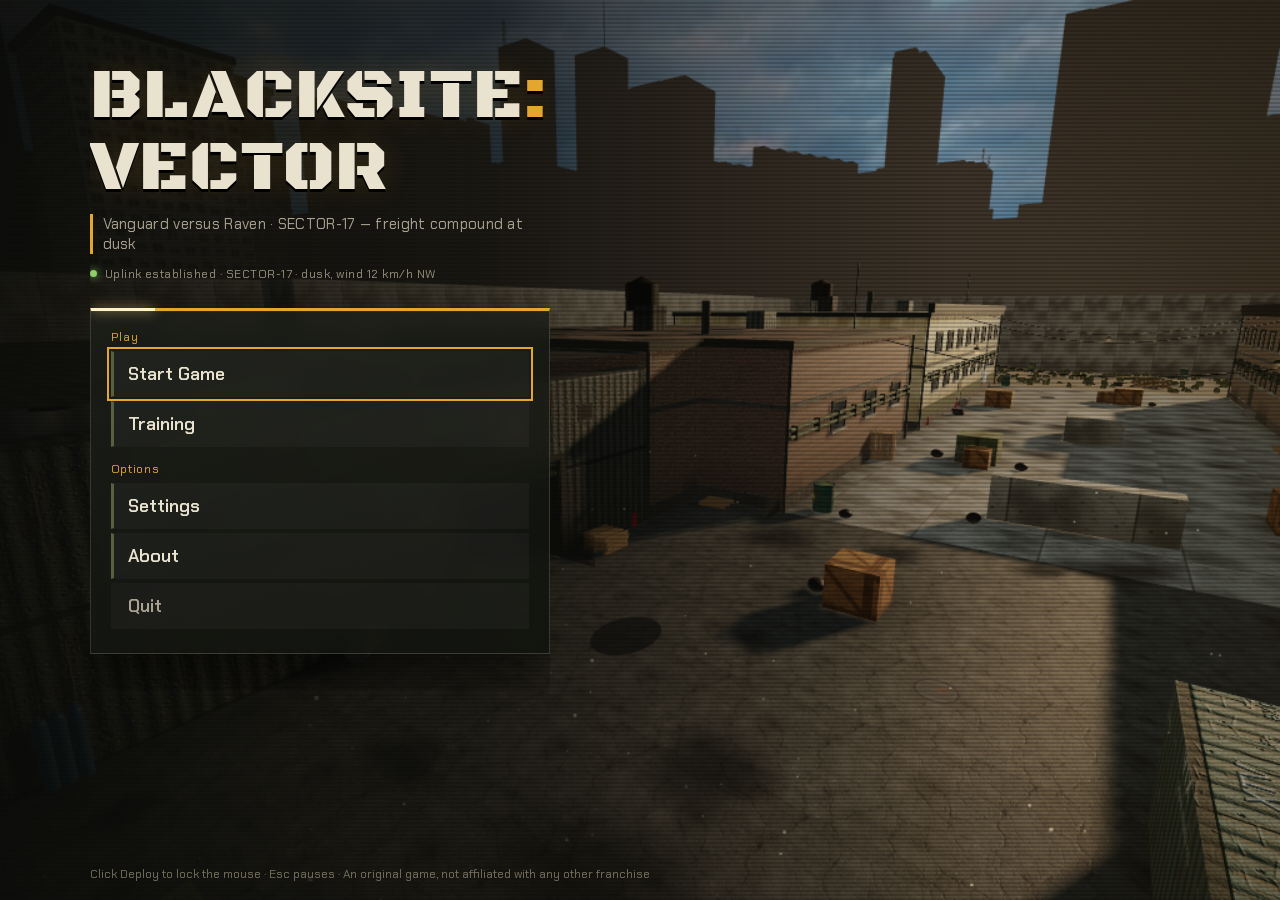
<file: index.html>
<!DOCTYPE html>
<html lang="en">
<head>
<meta charset="utf-8">
<meta name="viewport" content="width=device-width, initial-scale=1">
<title>BLACKSITE: VECTOR</title>
<meta name="description" content="BLACKSITE: VECTOR — an original retro tactical FPS that runs in the browser. Vanguard vs Raven on SECTOR-17.">
<link rel="icon" href="assets/favicon.svg" type="image/svg+xml">
<link rel="preconnect" href="https://fonts.googleapis.com">
<link rel="preconnect" href="https://fonts.gstatic.com" crossorigin>
<link href="https://fonts.googleapis.com/css2?family=Black+Ops+One&family=Chakra+Petch:wght@400;600;700&display=swap" rel="stylesheet">
<link rel="stylesheet" href="css/style.css">
</head>
<body>
<canvas id="view"></canvas>
<div id="vignette"></div>

<!-- ============================ HUD ============================ -->
<div id="hud" class="hidden">
  <div id="flash-dmg"></div><div id="flash-white"></div>
  <div id="scope"><div class="scope-lens"></div><svg class="reticle ret-sniper" viewBox="-100 -100 200 200"><g stroke="#050505" stroke-width="0.6" fill="none"><line x1="-100" y1="0" x2="-6" y2="0"/><line x1="6" y1="0" x2="100" y2="0"/><line x1="0" y1="-100" x2="0" y2="-6"/><line x1="0" y1="6" x2="0" y2="100"/><line x1="-100" y1="0" x2="-55" y2="0" stroke-width="2.6"/><line x1="55" y1="0" x2="100" y2="0" stroke-width="2.6"/><line x1="0" y1="55" x2="0" y2="100" stroke-width="2.6"/></g><g fill="#050505"><circle cx="-12" cy="0" r="0.9"/><circle cx="-24" cy="0" r="0.9"/><circle cx="-36" cy="0" r="0.9"/><circle cx="12" cy="0" r="0.9"/><circle cx="24" cy="0" r="0.9"/><circle cx="36" cy="0" r="0.9"/><circle cx="0" cy="12" r="0.9"/><circle cx="0" cy="24" r="0.9"/><circle cx="0" cy="36" r="0.9"/><circle cx="0" cy="-12" r="0.9"/><circle cx="0" cy="-24" r="0.9"/></g><circle cx="0" cy="0" r="0.7" fill="#d23a1c"/></svg><svg class="reticle ret-dmr" viewBox="-100 -100 200 200"><g stroke="#070707" stroke-width="0.8" fill="none"><path d="M-7 6 L0 0 L7 6"/><line x1="0" y1="8" x2="0" y2="100"/><line x1="-100" y1="0" x2="-14" y2="0"/><line x1="14" y1="0" x2="100" y2="0"/><line x1="-4" y1="16" x2="4" y2="16"/><line x1="-3" y1="26" x2="3" y2="26"/><line x1="-2" y1="36" x2="2" y2="36"/></g><circle cx="0" cy="0" r="38" stroke="rgba(0,0,0,0.35)" stroke-width="0.6" fill="none"/></svg></div>
  <div id="crosshair"><i class="ch-t"></i><i class="ch-b"></i><i class="ch-l"></i><i class="ch-r"></i><i class="ch-dot"></i></div>
  <div id="hitmarker"><i></i><i></i><i></i><i></i></div>
  <div id="dmg-ind"></div>

  <div id="hud-top">
    <div class="tm tm-l"><span class="tm-name" id="tm-l-name">VANGUARD</span><span class="tm-score" id="tm-l-score">0</span><div class="pips" id="pips-l"></div></div>
    <div class="tm-mid"><div id="hud-timer">1:55</div><div id="hud-round">ROUND 1</div></div>
    <div class="tm tm-r"><span class="tm-score" id="tm-r-score">0</span><span class="tm-name" id="tm-r-name">RAVEN</span><div class="pips" id="pips-r"></div></div>
  </div>
  <div id="hud-obj"></div>
  <canvas id="radar" width="176" height="176"></canvas>
  <div id="radar-zone"></div>
  <div id="killfeed"></div>
  <div id="hud-center"><div id="center-big"></div><div id="center-sub"></div></div>
  <div id="hud-notice"></div>
  <div id="hud-progress" class="hidden"><div id="progress-label">ARMING</div><div class="bar"><div id="progress-fill"></div></div></div>

  <div id="hud-bl">
    <div id="hud-money">$800</div>
    <div class="vital"><span class="ico ico-hp"></span><span id="hud-hp">100</span><div class="vbar"><div id="hp-fill"></div></div></div>
    <div class="vital"><span class="ico ico-ar"></span><span id="hud-ar">0</span><div class="vbar"><div id="ar-fill"></div></div></div>
  </div>
  <div id="hud-br">
    <div id="hud-slots"></div>
    <div id="hud-wname">Viper-9</div>
    <div id="hud-ammo"><span id="ammo-mag">15</span><span id="ammo-res">/ 60</span></div>
  </div>
  <div id="kit-icon" class="hidden" title="Defuse kit">KIT</div>
  <div id="charge-icon" class="hidden">
    <svg viewBox="0 0 64 40" width="64" height="40" aria-hidden="true">
      <rect x="3" y="9" width="50" height="26" rx="3" fill="#b9a36f" stroke="#1d1f19" stroke-width="2"/>
      <rect x="3" y="15" width="50" height="5" fill="#59513a"/><rect x="3" y="25" width="50" height="5" fill="#59513a"/>
      <rect x="15" y="4" width="26" height="13" rx="2" fill="#141512" stroke="#1d1f19" stroke-width="2"/>
      <text x="28" y="14" text-anchor="middle" font-family="monospace" font-size="8" font-weight="700" fill="#d33">0:40</text>
      <path d="M53 14 C60 14 60 22 56 24 M53 22 C61 24 61 31 55 32" stroke="#c22" stroke-width="2" fill="none"/>
      <path d="M53 18 C58 18 58 27 54 28" stroke="#2a62c9" stroke-width="2" fill="none"/>
      <circle class="led" cx="47" cy="9" r="3" fill="#e33" stroke="#1d1f19" stroke-width="1"/>
    </svg>
    <span id="charge-label">CHARGE</span>
  </div>
  <div id="hud-hint"></div>
  <div id="death-msg" class="hidden"></div>
  <div id="training-stats" class="hidden"></div>

  <!-- scoreboard -->
  <div id="scoreboard" class="hidden">
    <div class="sb-head"><span id="sb-title">SECTOR-17</span><span id="sb-sub"></span></div>
    <div class="sb-cols"><div class="sb-team" id="sb-a"></div><div class="sb-team" id="sb-b"></div></div>
  </div>

  <!-- buy menu -->
  <div id="buymenu" class="hidden">
    <div class="buy-head"><h2>Requisition</h2><span id="buy-money">$0</span><span id="buy-status"></span><button class="btn small" data-act="close-buy">Close [B]</button></div>
    <div id="buy-grid"></div>
  </div>
</div>
<div id="fps" class="hidden">0 FPS</div>

<!-- ============================ MENUS ============================ -->
<div id="menu" class="overlay">
  <div class="menu-frame">
    <header class="brand">
      <div class="brand-title">BLACKSITE<span>:</span> VECTOR</div>
      <div class="brand-sub">Vanguard versus Raven · Sector&#8209;17 freight compound</div>
      <div class="brand-status"><span class="dot"></span><span id="status-line">Uplink established · Sector-17 · dusk, wind 12 km/h NW</span></div>
    </header>

    <section class="panel" id="p-main">
      <div class="group-label">Play</div>
      <button class="btn" data-go="p-setup">Start Game</button>
      <button class="btn" data-act="training">Training</button>
      <div class="group-label">Options</div>
      <button class="btn" data-go="p-settings">Settings</button>
      <button class="btn" data-go="p-about">About</button>
      <button class="btn ghost" data-act="quit">Quit</button>
    </section>

    <section class="panel hidden" id="p-setup">
      <h3>New operation</h3>
      <div class="opt"><label>Your team</label><div class="seg" data-key="team"><button data-v="VANGUARD">Vanguard · defend</button><button data-v="RAVEN">Raven · attack</button><button data-v="AUTO">Auto</button></div></div>
      <div class="opt" id="char-row"><label>Operator</label><div class="char-pick"><div class="seg" id="char-seg"></div><img id="char-thumb" alt=""></div></div>
      <div class="opt"><label>Map</label><div class="seg" id="map-seg"><button data-map="sector17">Sector-17</button><button data-map="harbor9">Harbor-9</button><button data-map="dustline">Dustline</button></div></div>
      <div class="opt"><label>Bot difficulty</label><div class="seg" data-key="difficulty"><button data-v="VERY_EASY">Very easy</button><button data-v="EASY">Easy</button><button data-v="NORMAL">Normal</button><button data-v="HARD">Hard</button></div></div>
      <div class="opt"><label>Team size</label><div class="seg" data-key="teamSize"><button data-v="3">3 v 3</button><button data-v="4">4 v 4</button><button data-v="5">5 v 5</button></div></div>
      <div class="opt"><label>Match</label><div class="match-fmt">30 rounds · first to 16 wins</div></div>
      <p class="note">Raven attacks first and must arm the Vector Charge at site A or B. Vanguard defends. Sides switch at halftime.</p>
      <div class="row"><button class="btn ghost" data-go="p-main">Back</button><button class="btn primary" data-act="start">Deploy</button></div>
    </section>

    <section class="panel hidden" id="p-settings">
      <h3>Settings</h3>
      <div class="tabs"><button class="tab on" data-tab="t-gfx">Graphics</button><button class="tab" data-tab="t-aud">Audio</button><button class="tab" data-tab="t-ctl">Controls</button></div>
      <div class="tabpane" id="t-gfx">
        <div class="opt"><label>Visual style</label><div class="seg" data-set="style"><button data-v="classic">Classic (2000s)</button><button data-v="modern">Modern</button></div><small class="hint">Changing the style reloads the game</small></div>
        <div class="opt"><label>Render quality</label><div class="seg" data-set="quality"><button data-v="low">Low</button><button data-v="medium">Medium</button><button data-v="high">High</button><button data-v="ultra">Ultra</button></div><small class="hint">Texture resolution changes after reloading the page</small></div>
        <div class="opt"><label>Field of view <b id="v-fov"></b></label><input type="range" min="70" max="105" step="1" data-set="fov"></div>
        <div class="opt"><label>Retro pixel filtering</label><div class="seg" data-set="retroFilter"><button data-v="false">Off</button><button data-v="true">On</button></div></div>
        <div class="opt"><label>Particle effects</label><div class="seg" data-set="effects"><button data-v="true">Full</button><button data-v="false">Reduced</button></div></div>
        <div class="opt"><label>Weapon bob</label><div class="seg" data-set="viewBob"><button data-v="true">On</button><button data-v="false">Off</button></div></div>
        <div class="opt"><label>FPS counter</label><div class="seg" data-set="showFps"><button data-v="false">Hidden</button><button data-v="true">Shown</button></div></div>
      </div>
      <div class="tabpane hidden" id="t-aud">
        <div class="opt"><label>Master volume <b id="v-master"></b></label><input type="range" min="0" max="1" step="0.05" data-set="master"></div>
        <div class="opt"><label>Effects volume <b id="v-sfx"></b></label><input type="range" min="0" max="1" step="0.05" data-set="sfx"></div>
        <div class="opt"><label>Music volume <b id="v-music"></b></label><input type="range" min="0" max="1" step="0.05" data-set="music"></div>
      </div>
      <div class="tabpane hidden" id="t-ctl">
        <div class="opt"><label>Mouse sensitivity <b id="v-sensitivity"></b></label><input type="range" min="0.2" max="3" step="0.05" data-set="sensitivity"></div>
        <div class="opt"><label>Invert mouse Y</label><div class="seg" data-set="invertY"><button data-v="false">Off</button><button data-v="true">On</button></div></div>
        <table class="keys">
          <tr><td>W A S D</td><td>Move</td><td>Shift</td><td>Sprint</td></tr>
          <tr><td>Ctrl / C</td><td>Crouch</td><td>Space</td><td>Jump</td></tr>
          <tr><td>Left click</td><td>Fire</td><td>Right click</td><td>Scope (Kestrel-5, Lynx-7)</td></tr>
          <tr><td>R</td><td>Reload</td><td>1 2 3 4 / wheel / Q</td><td>Weapons / last weapon</td></tr>
          <tr><td>G</td><td>Drop weapon</td><td>E (tap)</td><td>Swap with weapon on the floor</td></tr>
          <tr><td>5</td><td>Charge in hand</td><td>Hold fire / E</td><td>Arm the charge inside a site</td></tr>
          <tr><td>V</td><td>First / third person</td><td>E (hostage)</td><td>Follow me / wait here (MERIDIAN)</td></tr>
          <tr><td>Right click</td><td>Suppressor on / off (Warden .45 SD, Shade-4 SD)</td><td>4 again</td><td>Next grenade type</td></tr>
          <tr><td>E (hold)</td><td>Arm / disarm charge</td><td>B</td><td>Buy menu</td></tr>
          <tr><td>Tab</td><td>Scoreboard</td><td>Esc</td><td>Pause menu</td></tr>
          <tr><td>F</td><td>Inspect weapon</td><td></td><td></td></tr>
        </table>
      </div>
      <div class="row"><button class="btn ghost" data-act="settings-back">Back</button></div>
    </section>

    <section class="panel hidden" id="p-about">
      <h3>About</h3>
      <p>BLACKSITE: VECTOR is an original round-based tactical shooter in the spirit of turn-of-the-millennium PC shooters: low-poly models, baked lighting, hitscan weapons with real recoil, an economy and one life per round.</p>
      <p>Two fictional private forces fight over a decommissioned freight compound. Raven carries the Vector Charge; Vanguard holds the line. Every model, texture, sound and line of music is generated by code at runtime.</p>
      <p class="note">Built with HTML5, CSS3, JavaScript and Three.js r128 (MIT). Version <span id="ver"></span>.</p>
      <div class="row"><button class="btn ghost" data-go="p-main">Back</button></div>
    </section>

    <section class="panel hidden" id="p-quit">
      <h3>Session closed</h3>
      <p>You can close this tab now. Thanks for playing BLACKSITE: VECTOR.</p>
      <div class="row"><button class="btn" data-go="p-main">Return to menu</button></div>
    </section>
  </div>
  <footer class="menu-foot">Click Deploy to lock the mouse · Esc pauses · An original game, not affiliated with any other franchise</footer>
</div>

<div id="pause" class="overlay dim hidden">
  <div class="panel center">
    <h3>Paused</h3>
    <button class="btn primary" data-act="resume">Resume</button>
    <button class="btn" data-act="pause-settings">Settings</button>
    <button class="btn" data-act="restart">Restart match</button>
    <button class="btn ghost" data-act="to-menu">Quit to menu</button>
  </div>
</div>

<div id="matchover" class="overlay dim hidden">
  <div class="panel center">
    <div id="mo-title">VICTORY</div>
    <div id="mo-score"></div>
    <div id="mo-stats"></div>
    <div id="mo-ask">Keep playing?</div>
    <div id="mo-next"></div>
    <button class="btn primary" data-act="next-map">Yes — next map</button>
    <button class="btn ghost" data-act="to-menu">No — main menu</button>
  </div>
</div>

<div id="loading" class="overlay"><div class="load-box"><div class="brand-title small">BLACKSITE<span>:</span> VECTOR</div><div id="load-text">Building Sector-17…</div></div></div>
<div id="clickcatch" class="hidden"><div>Click to return to the fight</div></div>

<script src="js/lib/three.min.js"></script>
<script src="js/lib/GLTFLoader.js"></script>
<script src="js/lib/meshopt_decoder.js"></script>
<script src="js/lib/SkeletonUtils.js"></script>
<script src="js/config.js"></script>
<script src="js/util.js"></script>
<script src="js/audio.js"></script>
<script src="js/tex_data.js"></script>
<script src="js/textures.js"></script>
<script src="js/physics.js"></script>
<script src="js/map.js"></script>
<script src="js/models.js"></script>
<script src="js/props.js"></script>
<script src="js/gun_data.js"></script>
<script src="js/real_files.js"></script>
<script src="js/realassets.js"></script>
<script src="js/charmodels.js"></script>
<script src="js/effects.js"></script>
<script src="js/combatant.js"></script>
<script src="js/bot.js"></script>
<script src="js/game.js"></script>
<script src="js/viewmodel.js"></script>
<script src="js/input.js"></script>
<script src="js/player.js"></script>
<script src="js/hud.js"></script>
<script src="js/char_thumbs.js"></script>
<script src="js/menu.js"></script>
<script src="js/postfx.js"></script>
<script src="js/main.js"></script>
</body>
</html>
</file>
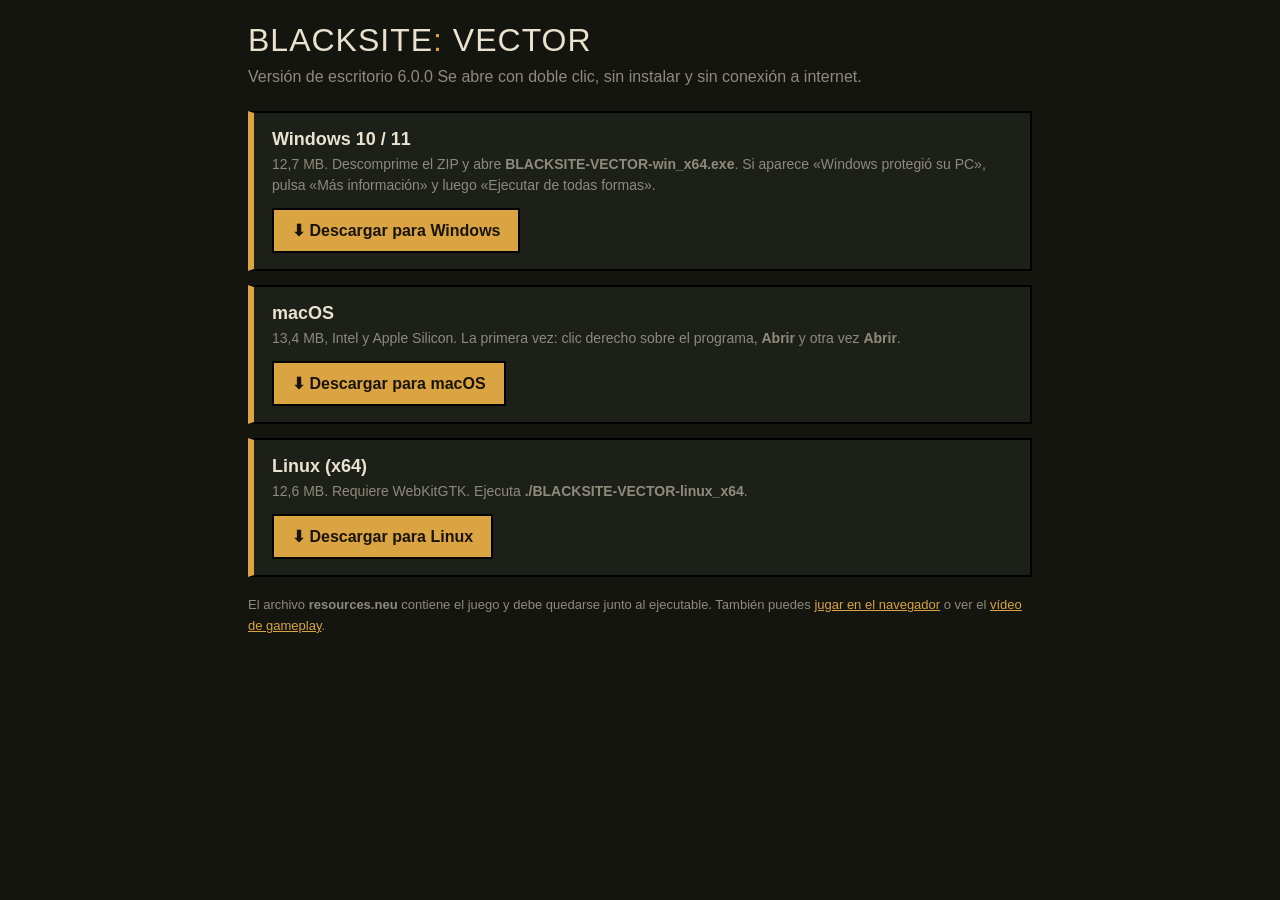
<file: docs/download/index.html>
<!DOCTYPE html>
<html lang="es"><head><meta charset="utf-8"><meta name="viewport" content="width=device-width, initial-scale=1, viewport-fit=cover">
<title>BLACKSITE: VECTOR · Descargar</title>
<style>
  :root { --bg:#14150f; --fg:#e9e2cf; --acc:#d9a441; --mut:#8d8b7d; --card:#1d1f19; }
  * { box-sizing:border-box; } html,body { margin:0; background:var(--bg); color:var(--fg); font-family:Arial,Helvetica,sans-serif; }
  main { max-width:820px; margin:0 auto; padding:calc(22px + env(safe-area-inset-top,0px)) 18px calc(28px + env(safe-area-inset-bottom,0px)); }
  h1 { font-family:Impact,'Arial Black',sans-serif; font-weight:normal; letter-spacing:1px; font-size:32px; margin:0; } h1 span { color:var(--acc); }
  .sub { color:var(--mut); margin:6px 0 22px; line-height:1.5; }
  .card { background:var(--card); border:2px solid #000; border-left:6px solid var(--acc); padding:16px 18px; margin:0 0 14px; }
  .card h2 { margin:0 0 4px; font-size:18px; } .card p { margin:0 0 12px; color:var(--mut); font-size:14px; line-height:1.5; }
  a.b { display:inline-block; padding:11px 18px; border:2px solid #000; background:var(--acc); color:#1a1406; font-weight:bold; text-decoration:none; }
  a.alt { background:transparent; color:var(--fg); border-color:var(--fg); }
  .note { color:var(--mut); font-size:13px; line-height:1.6; margin-top:18px; }
</style></head>
<body><main>
  <h1>BLACKSITE<span>:</span> VECTOR</h1>
  <p class="sub">Versión de escritorio 6.0.0 Se abre con doble clic, sin instalar y sin conexión a internet.</p>
  <div class="card"><h2>Windows 10 / 11</h2><p>12,7 MB. Descomprime el ZIP y abre <b>BLACKSITE-VECTOR-win_x64.exe</b>. Si aparece «Windows protegió su PC», pulsa «Más información» y luego «Ejecutar de todas formas».</p><a class="b" href="../../downloads/BLACKSITE-VECTOR-win_x64.zip" download>⬇ Descargar para Windows</a></div>
  <div class="card"><h2>macOS</h2><p>13,4 MB, Intel y Apple Silicon. La primera vez: clic derecho sobre el programa, <b>Abrir</b> y otra vez <b>Abrir</b>.</p><a class="b" href="../../downloads/BLACKSITE-VECTOR-mac_universal.zip" download>⬇ Descargar para macOS</a></div>
  <div class="card"><h2>Linux (x64)</h2><p>12,6 MB. Requiere WebKitGTK. Ejecuta <b>./BLACKSITE-VECTOR-linux_x64</b>.</p><a class="b" href="../../downloads/BLACKSITE-VECTOR-linux_x64.zip" download>⬇ Descargar para Linux</a></div>
  <p class="note">El archivo <b>resources.neu</b> contiene el juego y debe quedarse junto al ejecutable. También puedes <a href="../../" style="color:var(--acc)">jugar en el navegador</a> o ver el <a href="../video/" style="color:var(--acc)">vídeo de gameplay</a>.</p>
</main></body></html>
</file>
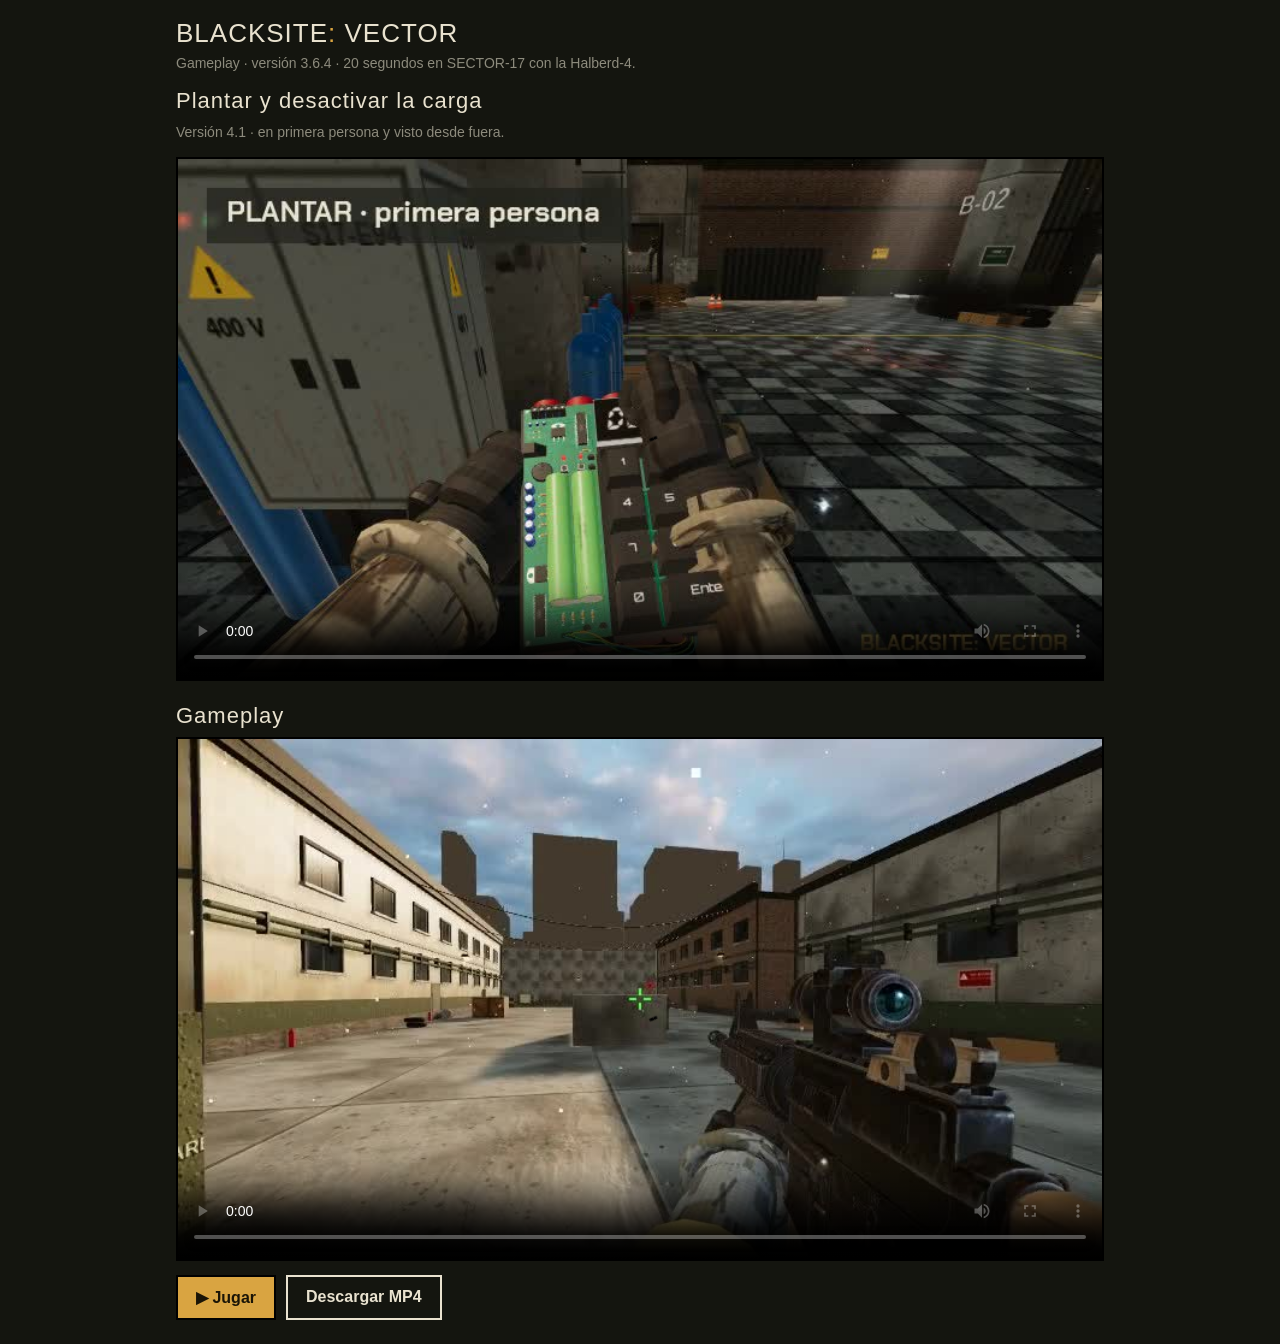
<file: docs/video/index.html>
<!DOCTYPE html>
<html lang="es"><head><meta charset="utf-8"><meta name="viewport" content="width=device-width, initial-scale=1, viewport-fit=cover">
<title>BLACKSITE: VECTOR · Gameplay</title>
<style>
  :root { --bg:#14150f; --fg:#e9e2cf; --acc:#d9a441; --mut:#8d8b7d; }
  * { box-sizing:border-box; } html,body { margin:0; background:var(--bg); color:var(--fg); font-family:Arial,Helvetica,sans-serif; }
  main { max-width:960px; margin:0 auto; padding:calc(18px + env(safe-area-inset-top,0px)) 16px calc(24px + env(safe-area-inset-bottom,0px)); }
  h1 { font-family:Impact,'Arial Black',sans-serif; font-weight:normal; letter-spacing:1px; font-size:26px; margin:0 0 4px; }
  h1 span { color:var(--acc); } p { color:var(--mut); font-size:14px; line-height:1.5; margin:0 0 14px; }
  video { width:100%; height:auto; display:block; border:2px solid #000; background:#000; }
  .btns { display:flex; gap:10px; flex-wrap:wrap; margin-top:14px; }
  a.b { display:inline-block; padding:11px 18px; border:2px solid #000; background:var(--acc); color:#1a1406; font-weight:bold; text-decoration:none; }
  a.b.alt { background:transparent; color:var(--fg); border-color:var(--fg); }
</style></head>
<body><main>
  <h1>BLACKSITE<span>:</span> VECTOR</h1>
  <p>Gameplay · versión 3.6.4 · 20 segundos en SECTOR-17 con la Halberd-4.</p>
  <h2 style="font-family:Impact,'Arial Black',sans-serif;font-weight:normal;letter-spacing:1px;margin:6px 0 8px;font-size:22px">Plantar y desactivar la carga</h2>
  <p>Versión 4.1 · en primera persona y visto desde fuera.</p>
  <video src="plantar-desactivar.mp4" controls playsinline preload="metadata" poster="plantar_thumb.jpg"></video>
  <h2 style="font-family:Impact,'Arial Black',sans-serif;font-weight:normal;letter-spacing:1px;margin:22px 0 8px;font-size:22px">Gameplay</h2>
  <video src="gameplay-v364.mp4" controls playsinline preload="metadata" poster="../email/v364/video_thumb.jpg"></video>
  <div class="btns"><a class="b" href="../../">▶ Jugar</a><a class="b alt" href="gameplay-v364.mp4" download>Descargar MP4</a></div>
</main></body></html>
</file>
<file: css/style.css>
/* =====================================================================
   BLACKSITE: VECTOR — interface styles
   Palette: oxidised steel, sodium-lamp amber, stencil paper, rust red.
   ===================================================================== */
:root {
  --ink: #e9e2cf;
  --ink-dim: #a9a291;
  --amber: #e3a72f;
  --amber-deep: #9c6d14;
  --steel: #8fa3a8;
  --rust: #cf5638;
  --olive: #59603f;
  --panel: rgba(22, 25, 20, 0.86);
  --panel-solid: #1a1d18;
  --line: rgba(233, 226, 207, 0.16);
  --van: #78acd4;
  --rav: #dd5a3f;
  --hud-font: "Chakra Petch", "Bahnschrift", "Segoe UI", Arial, sans-serif;
  --title-font: "Black Ops One", Impact, "Arial Black", sans-serif;
}
* { box-sizing: border-box; }
html, body { margin: 0; height: 100%; overflow: hidden; background: #000; color: var(--ink); font-family: var(--hud-font); user-select: none; }
#vignette { position: fixed; inset: 0; pointer-events: none; z-index: 5; background: radial-gradient(ellipse at center, rgba(0,0,0,0) 55%, rgba(10,8,5,0.42) 100%); }
canvas#view { position: fixed; inset: 0; width: 100%; height: 100%; display: block; image-rendering: auto; }
.hidden { display: none !important; }
button { font-family: inherit; }
button:focus-visible, input:focus-visible { outline: 2px solid var(--amber); outline-offset: 2px; }

/* ---------------------------- overlays ---------------------------- */
.overlay { position: fixed; inset: 0; z-index: 20; }
.overlay.dim { background: rgba(8, 9, 7, 0.62); display: flex; align-items: center; justify-content: center; }
#menu { background:
  linear-gradient(90deg, rgba(10, 11, 9, 0.92) 0%, rgba(10, 11, 9, 0.72) 38%, rgba(10, 11, 9, 0.12) 75%),
  repeating-linear-gradient(0deg, rgba(0, 0, 0, 0.18) 0 2px, transparent 2px 4px); }
.menu-frame { position: absolute; left: 7vw; top: 6vh; width: min(460px, 86vw); max-height: 90vh; overflow-y: auto; overflow-x: hidden; scrollbar-width: thin; padding-bottom: 4vh; }
.brand { margin-bottom: 26px; }
.brand-title { font-family: var(--title-font); font-size: clamp(28px, 10vw, 78px); line-height: 1; padding-top: 0.08em; overflow-wrap: normal; color: var(--ink); letter-spacing: 0.01em;
  text-shadow: 0 3px 0 #000, 0 0 30px rgba(227, 167, 47, 0.16); }
.brand-title span { color: var(--amber); }
.brand-title.small { font-size: 34px; }
.brand-title { animation: titleGlow 6s ease-in-out infinite; }
@keyframes titleGlow { 0%,100% { text-shadow: 0 3px 0 #000, 0 0 30px rgba(227,167,47,0.12); } 50% { text-shadow: 0 3px 0 #000, 0 0 46px rgba(227,167,47,0.3); } }
.brand-status { margin-top: 12px; font-size: 12px; color: #9a947f; display: flex; align-items: center; gap: 8px; letter-spacing: 0.04em; }
.brand-status .dot { width: 7px; height: 7px; border-radius: 50%; background: #8fd16a; box-shadow: 0 0 8px #8fd16a; animation: blink 1.6s steps(2) infinite; }
#menu::after { content: ""; position: absolute; inset: 0; pointer-events: none; background: linear-gradient(100deg, transparent 30%, rgba(227,167,47,0.05) 45%, transparent 60%); background-size: 250% 100%; animation: sweep 9s linear infinite; }
@keyframes sweep { from { background-position: 150% 0; } to { background-position: -100% 0; } }
.hint { display: block; margin-top: 4px; color: #77725f; font-size: 11px; }
.brand-sub { margin-top: 10px; color: var(--ink-dim); font-size: 15px; letter-spacing: 0.02em; border-left: 3px solid var(--amber); padding-left: 10px; }
.panel { background: var(--panel); border: 1px solid var(--line); border-top: 3px solid var(--amber); padding: 18px 20px 20px; box-shadow: 0 12px 40px rgba(0,0,0,0.5); }
#menu .panel { background: linear-gradient(160deg, rgba(30,33,27,0.72), rgba(16,18,14,0.82)); backdrop-filter: blur(10px) saturate(1.1); box-shadow: 0 20px 60px rgba(0,0,0,0.55), inset 0 1px 0 rgba(255,255,255,0.05); position: relative; }
#menu .panel::before { content: ""; position: absolute; top: -3px; left: 0; width: 64px; height: 3px; background: #fff2c8; box-shadow: 0 0 12px rgba(255,220,140,0.8); }
.panel.center { min-width: 320px; display: flex; flex-direction: column; gap: 8px; text-align: center; }
.panel h3 { font-family: var(--title-font); font-weight: normal; font-size: 26px; margin: 0 0 14px; color: var(--ink); }
.panel p { color: var(--ink-dim); line-height: 1.55; font-size: 15px; max-width: 62ch; }
.note { font-size: 13px !important; color: #8a8576 !important; }
.group-label { font-size: 12px; color: var(--amber); margin: 14px 0 6px; letter-spacing: 0.06em; }
.group-label:first-child { margin-top: 0; }
.btn { display: block; width: 100%; text-align: left; background: rgba(255,255,255,0.03); color: var(--ink); border: 1px solid transparent; border-left: 3px solid var(--olive);
  padding: 10px 14px; margin: 4px 0; font-size: 18px; font-weight: 600; cursor: pointer; transition: background .12s, border-color .12s, transform .12s; }
.btn:hover { background: linear-gradient(90deg, rgba(227,167,47,0.18), rgba(227,167,47,0.02)); border-left-color: var(--amber); transform: translateX(4px); box-shadow: -6px 0 16px -6px rgba(227,167,47,0.6); }
.btn.primary { background: var(--amber); color: #1a1406; border-left-color: #fff2c8; }
.btn.primary:hover { background: #f0b941; }
.btn.ghost { color: var(--ink-dim); border-left-color: transparent; }
.btn.small { width: auto; display: inline-block; font-size: 14px; padding: 6px 12px; margin: 0; }
.panel.center .btn { text-align: center; }
.row { display: flex; gap: 10px; margin-top: 16px; } .row .btn { flex: 1; }
.opt { margin: 8px 0 10px; }
.opt label { display: block; font-size: 13px; color: var(--ink-dim); margin-bottom: 5px; }
.opt label b { color: var(--amber); font-weight: 600; margin-left: 6px; }
.seg { display: flex; gap: 0; border: 1px solid var(--line); }
.seg button { flex: 1; background: transparent; color: var(--ink-dim); border: 0; border-right: 1px solid var(--line); padding: 8px 6px; font-size: 14px; font-weight: 600; cursor: pointer; }
.seg button:last-child { border-right: 0; }
.seg button.on { background: var(--amber); color: #1a1406; }
.seg button:not(.on):hover { background: rgba(255,255,255,0.06); color: var(--ink); }
input[type=range] { width: 100%; accent-color: var(--amber); }
.tabs { display: flex; gap: 4px; margin-bottom: 10px; }
.tab { background: transparent; border: 0; border-bottom: 2px solid transparent; color: var(--ink-dim); font-size: 15px; font-weight: 600; padding: 6px 10px; cursor: pointer; }
.tab.on { color: var(--ink); border-bottom-color: var(--amber); }
table.keys { width: 100%; border-collapse: collapse; font-size: 13px; margin-top: 6px; }
table.keys td { padding: 5px 6px; border-bottom: 1px solid var(--line); color: var(--ink-dim); }
table.keys td:nth-child(odd) { color: var(--amber); white-space: nowrap; font-weight: 600; }
.menu-foot { position: absolute; left: 7vw; bottom: 2vh; font-size: 12px; color: #77725f; pointer-events: none; }
#loading { background: #0d0e0c; display: flex; align-items: center; justify-content: center; z-index: 50; }
.load-box { text-align: center; } #load-text { margin-top: 14px; color: var(--ink-dim); }
#clickcatch { position: fixed; inset: 0; z-index: 15; display: flex; align-items: flex-end; justify-content: center; padding-bottom: 22vh; cursor: pointer; }
#clickcatch div { background: var(--panel); border-left: 3px solid var(--amber); padding: 10px 18px; font-weight: 600; }
#mo-title { font-family: var(--title-font); font-size: 56px; color: var(--amber); }
#mo-title.lose { color: var(--rust); }
#mo-score { font-size: 22px; font-weight: 700; margin-bottom: 4px; }
#mo-stats { color: var(--ink-dim); font-size: 14px; margin-bottom: 12px; }

/* ------------------------------- HUD ------------------------------- */
#hud { position: fixed; inset: 0; pointer-events: none; z-index: 10; font-family: var(--hud-font); }
#flash-dmg { position: absolute; inset: 0; background: radial-gradient(ellipse at center, rgba(160,20,10,0) 30%, rgba(160,20,10,0.75) 100%); opacity: 0; }
#flash-white { position: absolute; inset: 0; background: #fff3d8; opacity: 0; }
#crosshair { position: absolute; left: 50%; top: 50%; width: 0; height: 0; }
#crosshair i { position: absolute; background: #9dff8a; box-shadow: 0 0 0 1px rgba(0,0,0,0.55); }
#crosshair .ch-t, #crosshair .ch-b { width: 2px; height: 8px; left: -1px; }
#crosshair .ch-l, #crosshair .ch-r { width: 8px; height: 2px; top: -1px; }
#crosshair .ch-dot { width: 2px; height: 2px; left: -1px; top: -1px; opacity: 0.8; }
#hitmarker { position: absolute; left: 50%; top: 50%; opacity: 0; }
#hitmarker i { position: absolute; width: 10px; height: 2px; background: #fff; box-shadow: 0 0 2px #000; }
#hitmarker i:nth-child(1) { transform: translate(-16px,-10px) rotate(45deg); } #hitmarker i:nth-child(2) { transform: translate(6px,-10px) rotate(-45deg); }
#hitmarker i:nth-child(3) { transform: translate(-16px,8px) rotate(-45deg); } #hitmarker i:nth-child(4) { transform: translate(6px,8px) rotate(45deg); }
#hitmarker.head i { background: #ff6a3a; } #hitmarker.kill i { background: #ff2a12; width: 14px; }
#dmg-ind { position: absolute; left: 50%; top: 50%; }
.dmg-arc { position: absolute; left: -60px; top: -150px; width: 120px; height: 300px; transform-origin: 60px 150px; }
.dmg-arc::before { content: ""; position: absolute; left: 30px; top: 0; width: 60px; height: 22px; border-top: 5px solid rgba(220,40,20,0.9); border-radius: 50% 50% 0 0; filter: drop-shadow(0 0 4px rgba(255,40,10,0.8)); }
#scope { position: absolute; inset: 0; opacity: 0; transform: scale(1.12); transition: opacity .14s ease-out, transform .18s ease-out; pointer-events: none;
  background: radial-gradient(circle at center, transparent 0, transparent 35vh, rgba(0,0,0,0.92) 36.5vh, #000 38vh); }
#scope.on { opacity: 1; transform: scale(1); }
.scope-lens { position: absolute; left: 50%; top: 50%; width: 73vh; height: 73vh; transform: translate(-50%,-50%); border-radius: 50%;
  box-shadow: inset 0 0 6vh 1.5vh rgba(0,0,0,0.85), inset 0 0 0 0.6vh rgba(10,10,10,0.9);
  background: radial-gradient(ellipse at 32% 28%, rgba(180,210,255,0.10), transparent 30%), radial-gradient(circle at center, rgba(40,80,60,0.05), rgba(10,30,30,0.12)); }
.reticle { position: absolute; left: 50%; top: 50%; width: 73vh; height: 73vh; transform: translate(-50%,-50%); display: none; }
#scope[data-kind="sniper"] .ret-sniper, #scope[data-kind="dmr"] .ret-dmr { display: block; }

#hud-top { position: absolute; top: 10px; left: 50%; transform: translateX(-50%); display: flex; align-items: flex-start; gap: 10px; }
.tm { display: flex; align-items: center; gap: 8px; background: rgba(15,17,13,0.55); backdrop-filter: blur(5px); padding: 4px 10px; min-width: 150px; position: relative; padding-bottom: 14px; }
.tm-l { justify-content: flex-end; border-bottom: 2px solid var(--van); } .tm-r { border-bottom: 2px solid var(--rav); }
.tm-name { white-space: nowrap; font-size: 13px; font-weight: 700; color: var(--ink-dim); letter-spacing: 0.05em; }
.tm-score { font-size: 26px; font-weight: 700; }
.tm-l .tm-score { color: var(--van); } .tm-r .tm-score { color: var(--rav); }
.pips { position: absolute; bottom: 3px; display: flex; gap: 3px; } .tm-l .pips { right: 10px; } .tm-r .pips { left: 10px; }
.pip { width: 9px; height: 7px; background: currentColor; opacity: 0.95; } .pip.dead { opacity: 0.18; }
.tm-mid { text-align: center; background: rgba(15,17,13,0.72); backdrop-filter: blur(5px); box-shadow: inset 0 -2px 0 rgba(227,167,47,0.6); padding: 4px 14px; min-width: 96px; }
#hud-timer { font-size: 26px; font-weight: 700; color: var(--ink); } #hud-timer.urgent { color: var(--rust); }
#hud-timer.planted { color: var(--rust); animation: blink 1s steps(2) infinite; }
#hud-round { white-space: nowrap; font-size: 11px; color: var(--ink-dim); letter-spacing: 0.08em; }
@keyframes blink { 50% { opacity: 0.45; } }
#hud-obj { position: absolute; top: 74px; left: 50%; transform: translateX(-50%); font-size: 14px; color: var(--ink); background: rgba(15,17,13,0.55); padding: 4px 12px; border-left: 3px solid var(--amber); white-space: nowrap; }
#radar { position: absolute; left: 14px; top: 14px; width: 176px; height: 176px; border-radius: 50%; background: rgba(12,14,11,0.55); box-shadow: 0 0 0 2px rgba(233,226,207,0.22), 0 0 0 6px rgba(12,14,11,0.35), 0 0 18px rgba(0,0,0,0.5); backdrop-filter: blur(3px); }
#radar-zone { position: absolute; left: 14px; top: 196px; width: 176px; text-align: center; font-size: 13px; color: var(--amber); font-weight: 600; text-shadow: 0 1px 2px #000; }
#killfeed { position: absolute; right: 14px; top: 14px; display: flex; flex-direction: column; align-items: flex-end; gap: 3px; }
.kf { background: rgba(12,14,11,0.6); backdrop-filter: blur(4px); border-right: 2px solid rgba(227,167,47,0.5); padding: 3px 9px; font-size: 14px; font-weight: 600; display: flex; gap: 7px; align-items: center; }
.kf.me { box-shadow: inset 0 0 0 1px var(--amber); }
.kf .w { color: var(--ink-dim); font-weight: 400; font-size: 12px; } .kf .hs { color: var(--amber); font-size: 11px; }
#hud-center { position: absolute; top: 27%; left: 0; right: 0; text-align: center; text-shadow: 0 2px 6px #000; }
#center-big { font-family: var(--title-font); font-size: 46px; color: var(--ink); }
#center-sub { font-size: 18px; color: var(--ink-dim); margin-top: 4px; }
#hud-notice { position: absolute; top: 112px; left: 50%; transform: translateX(-50%); font-size: 16px; font-weight: 600; padding: 5px 14px; background: rgba(12,14,11,0.7); opacity: 0; transition: opacity .25s; white-space: nowrap; }
#hud-notice.show { opacity: 1; } #hud-notice.warn { color: var(--amber); } #hud-notice.alert { color: #ff7a52; } #hud-notice.good { color: #a9e38d; }
#hud-progress { position: absolute; left: 50%; top: 62%; transform: translateX(-50%); width: 300px; text-align: center; }
#progress-label { font-size: 13px; font-weight: 700; letter-spacing: 0.08em; color: var(--amber); margin-bottom: 4px; }
#hud-progress .bar { height: 10px; background: rgba(0,0,0,0.6); border: 1px solid var(--line); }
#progress-fill { height: 100%; width: 0; background: var(--amber); }
#hud-bl { position: absolute; left: 18px; bottom: 16px; }
#hud-money { font-size: 22px; font-weight: 700; color: #a9e38d; margin-bottom: 6px; text-shadow: 0 1px 3px #000; }
.vital { display: flex; align-items: center; gap: 8px; background: linear-gradient(90deg, rgba(12,14,11,0.72), rgba(12,14,11,0.35)); padding: 5px 12px 5px 10px; margin-top: 5px; width: 236px; border-left: 2px solid var(--amber); backdrop-filter: blur(4px); clip-path: polygon(0 0, 100% 0, 94% 100%, 0 100%); }
.vital span:nth-child(2) { font-size: 30px; font-weight: 700; width: 58px; color: var(--ink); }
.vital.low span:nth-child(2) { color: var(--rust); }
.vbar { flex: 1; height: 6px; background: repeating-linear-gradient(90deg, rgba(255,255,255,0.1) 0 9px, transparent 9px 11px); } .vbar div { height: 100%; background: linear-gradient(90deg, #f3ecd8, #d9cfb2); width: 100%; transition: width .15s; box-shadow: 0 0 8px rgba(243,236,216,0.35); -webkit-mask: repeating-linear-gradient(90deg, #000 0 9px, transparent 9px 11px); mask: repeating-linear-gradient(90deg, #000 0 9px, transparent 9px 11px); }
#ar-fill { background: var(--steel); }
.ico { width: 18px; height: 18px; display: inline-block; }
.ico-hp { background: linear-gradient(var(--ink),var(--ink)) center/18px 6px no-repeat, linear-gradient(var(--ink),var(--ink)) center/6px 18px no-repeat; }
.ico-ar { background: var(--steel); clip-path: polygon(50% 0, 100% 18%, 92% 70%, 50% 100%, 8% 70%, 0 18%); }
#hud-br { position: absolute; right: 18px; bottom: 16px; text-align: right; }
#hud-slots { display: flex; gap: 4px; justify-content: flex-end; margin-bottom: 6px; }
.slot { font-size: 12px; padding: 2px 7px; background: rgba(12,14,11,0.55); color: var(--ink-dim); }
.slot.on { color: #1a1406; background: var(--amber); font-weight: 700; } .slot.empty { opacity: 0.3; }
#hud-wname { font-size: 15px; color: var(--ink-dim); font-weight: 600; }
#hud-ammo { background: linear-gradient(270deg, rgba(12,14,11,0.75), rgba(12,14,11,0.3)); padding: 2px 14px; display: inline-block; margin-top: 3px; border-right: 2px solid var(--amber); backdrop-filter: blur(4px); clip-path: polygon(6% 0, 100% 0, 100% 100%, 0 100%); }
#ammo-mag { font-size: 40px; font-weight: 700; } #ammo-res { font-size: 18px; color: var(--ink-dim); margin-left: 6px; }
#hud-ammo.low #ammo-mag { color: var(--rust); }
/* charge carried: CS-style icon above the money, flashing green inside a plant site */
/* headshot kill pop-up */
#hs-pop { position: absolute; left: 50%; top: 43%; transform: translate(-50%, -50%); font-family: var(--title-font), Impact, sans-serif; font-size: 44px; letter-spacing: 0.12em;
  color: #ffd25a; text-shadow: 0 0 14px rgba(255,120,40,0.85), 0 3px 0 #2a1206; pointer-events: none; }
#hs-pop.show { animation: hsPop 0.9s ease-out forwards; }
@keyframes hsPop { 0% { opacity: 0; transform: translate(-50%, -50%) scale(1.8); } 14% { opacity: 1; transform: translate(-50%, -50%) scale(1); } 70% { opacity: 1; } 100% { opacity: 0; transform: translate(-50%, -60%) scale(0.96); } }
body.classic #hs-pop { font-family: var(--hud-font); color: rgba(255,200,80,0.95); text-shadow: none; }
/* flashbang white-out and the defuse-kit tag */
#flashbang { position: absolute; inset: 0; background: #fffdf6; opacity: 0; pointer-events: none; z-index: 40; }
#kit-icon { position: absolute; left: 22px; bottom: 214px; padding: 3px 9px; font: 700 12px/1.2 var(--hud-font, sans-serif); letter-spacing: 0.12em;
  color: #9fd4ff; border: 1px solid rgba(120,180,255,0.6); background: rgba(16,22,30,0.6); }
/* character pick in the match setup */
.char-pick { display: flex; align-items: center; gap: 12px; }
#char-thumb { width: 64px; height: 88px; object-fit: cover; border: 1px solid rgba(217,164,65,0.5); background: rgba(20,18,14,0.5); }
#char-thumb[src=""] { display: none; }
#charge-icon { position: absolute; left: 18px; bottom: 150px; display: flex; align-items: center; gap: 8px; padding: 4px 10px 4px 6px;
  background: rgba(20, 18, 14, 0.55); border-left: 3px solid #d9a441; color: #f2e6c4; font-weight: 700; font-size: 13px; letter-spacing: 0.1em; text-shadow: 0 1px 2px #000; }
#charge-icon svg { display: block; filter: drop-shadow(0 1px 2px rgba(0,0,0,0.6)); }
#charge-icon.insite { border-left-color: #6fe36f; color: #b8f7a8; animation: chargeBlink 0.9s steps(2, start) infinite; }
#charge-icon.insite .led { fill: #4fe04f; }
@keyframes chargeBlink { 0% { opacity: 1; } 50% { opacity: 0.35; } 100% { opacity: 1; } }
body.classic #charge-icon { background: transparent; border-left: none; font-family: var(--hud-font); color: rgba(255,200,80,0.95); }
body.classic #charge-icon.insite { color: rgba(110,255,110,0.95); }
#hud-hint { position: absolute; left: 50%; bottom: 120px; transform: translateX(-50%); font-size: 15px; color: var(--ink); text-shadow: 0 1px 3px #000; }
#death-msg { position: absolute; left: 50%; bottom: 22%; transform: translateX(-50%); background: rgba(12,14,11,0.75); padding: 10px 18px; border-left: 3px solid var(--rust); font-size: 16px; text-align: center; }
#death-msg small { display: block; color: var(--ink-dim); margin-top: 4px; font-size: 13px; }
#training-stats { position: absolute; right: 14px; top: 150px; background: rgba(12,14,11,0.6); padding: 8px 12px; font-size: 13px; line-height: 1.6; color: var(--ink-dim); }
#training-stats b { color: var(--ink); }
#fps { position: fixed; right: 8px; bottom: 4px; font: 600 12px var(--hud-font); color: #a9e38d; z-index: 30; text-shadow: 0 1px 2px #000; }

/* scoreboard */
#scoreboard { position: absolute; left: 50%; top: 12%; transform: translateX(-50%); width: min(900px, 94vw); background: rgba(16,18,14,0.88); border-top: 3px solid var(--amber); padding: 14px 18px; }
.sb-head { display: flex; justify-content: space-between; align-items: baseline; margin-bottom: 10px; }
#sb-title { font-family: var(--title-font); font-size: 24px; } #sb-sub { color: var(--ink-dim); font-size: 14px; }
.sb-cols { display: flex; gap: 18px; } .sb-team { flex: 1; }
.sb-team h4 { margin: 0 0 6px; font-size: 16px; display: flex; justify-content: space-between; }
.sb-team table { width: 100%; border-collapse: collapse; font-size: 14px; }
.sb-team th { text-align: right; color: var(--ink-dim); font-weight: 400; font-size: 12px; padding: 3px 6px; } .sb-team th:first-child { text-align: left; }
.sb-team td { padding: 4px 6px; text-align: right; border-top: 1px solid var(--line); } .sb-team td:first-child { text-align: left; }
.sb-team tr.me td { color: var(--amber); } .sb-team tr.dead td { opacity: 0.45; }

/* buy menu */
#buymenu { position: absolute; left: 50%; top: 50%; transform: translate3d(-50%,-50%,0); width: min(980px, 96vw); background: rgba(16,18,14,0.94); border-top: 3px solid var(--amber); padding: 14px 18px 18px; pointer-events: auto;
  isolation: isolate; will-change: transform; backface-visibility: hidden; contain: paint; }
/* while buying, the HUD under the menu drops its backdrop blur (blur over the live 3D view + the menu layer flickered on some GPUs) */
body.buying .tm, body.buying .tm-mid, body.buying .kf, body.buying #hud-ammo, body.buying #radar { backdrop-filter: none !important; }
.buy-head { display: flex; align-items: center; gap: 16px; margin-bottom: 12px; }
.buy-head h2 { font-family: var(--title-font); font-weight: normal; margin: 0; font-size: 26px; flex: 0 0 auto; }
#buy-money { font-size: 22px; font-weight: 700; color: #a9e38d; } #buy-status { flex: 1; color: var(--amber); font-size: 14px; }
#buy-grid { display: grid; grid-template-columns: repeat(6, 1fr); gap: 10px; }
.buy-col h5 { margin: 0 0 6px; font-size: 13px; color: var(--ink-dim); font-weight: 600; }
.buy-item { display: block; width: 100%; text-align: left; background: rgba(255,255,255,0.04); color: var(--ink); border: 1px solid var(--line); padding: 8px; margin-bottom: 6px; cursor: pointer; }
.buy-item:hover { border-color: var(--amber); background: rgba(227,167,47,0.1); }
.buy-item .n { font-weight: 700; font-size: 15px; display: block; } .buy-item .p { color: #a9e38d; font-size: 13px; }
.buy-item .s { display: block; color: var(--ink-dim); font-size: 11px; margin-top: 3px; line-height: 1.35; }
.buy-item.cant { opacity: 0.4; } .buy-item.owned { border-color: var(--olive); }

@media (max-width: 760px) { #buy-grid { grid-template-columns: repeat(3, 1fr); } .menu-frame { left: 5vw; top: 5vh; } }
@media (prefers-reduced-motion: reduce) { .btn { transition: none; } .btn:hover { transform: none; } #hud-timer.planted { animation: none; } }

/* =====================================================================
   CLASSIC THEME — early-2000s PC shooter interface (VGUI-like):
   flat dark panels, thin borders, translucent amber HUD numerals.
   ===================================================================== */
body.classic { --hud-font: "Trebuchet MS", Verdana, Tahoma, Arial, sans-serif; --amber: #d9a441; }
body.classic #menu { background: linear-gradient(90deg, rgba(8,9,7,0.9) 0%, rgba(8,9,7,0.6) 40%, rgba(8,9,7,0.15) 80%); }
body.classic #menu::after, body.classic .brand-title { animation: none; }
body.classic .brand-title { text-shadow: 2px 2px 0 #000; letter-spacing: 0.02em; }
body.classic #menu .panel { background: rgba(28,30,26,0.93); backdrop-filter: none; border: 1px solid #5d6052; border-top: 1px solid #8a8c7c; box-shadow: 2px 2px 0 rgba(0,0,0,0.6); }
body.classic #menu .panel::before { display: none; }
body.classic .panel h3 { font-family: var(--hud-font); font-weight: bold; font-size: 20px; color: #e8dfbf; }
body.classic .btn { font-family: var(--hud-font); font-size: 16px; font-weight: bold; background: #3a3d34; border: 1px solid #5f6255; border-left: 1px solid #5f6255; color: #e3d9b8; transition: none; padding: 7px 12px; }
body.classic .btn:hover { background: #4f5345; transform: none; box-shadow: none; color: #fff2c8; border-color: #8a8c7c; }
body.classic .btn.primary { background: #6b5a2a; color: #fff2c8; border-color: #a38a46; }
body.classic .btn.primary:hover { background: #7e6a32; }
body.classic .btn.ghost { background: #2c2e28; }
body.classic .seg { border-color: #5f6255; } body.classic .seg button { font-family: var(--hud-font); background: #2e3029; }
body.classic .seg button.on { background: #6b5a2a; color: #fff2c8; }
body.classic .group-label { color: #b9a46a; }
/* HUD: CS-era translucent amber numerals, no glass panels */
body.classic .vital, body.classic #hud-ammo { background: none; border: 0; backdrop-filter: none; clip-path: none; padding: 0 4px; box-shadow: none; }
body.classic .vital span:nth-child(2), body.classic #ammo-mag { color: rgba(255,190,70,0.88); text-shadow: 1px 1px 0 rgba(0,0,0,0.6); font-family: var(--hud-font); }
body.classic .vital span:nth-child(2) { font-size: 34px; }
body.classic #ammo-mag { font-size: 38px; } body.classic #ammo-res { color: rgba(255,190,70,0.7); font-size: 22px; }
body.classic .vbar { display: none; }
body.classic .ico-hp { background: linear-gradient(rgba(255,190,70,0.85), rgba(255,190,70,0.85)) center/20px 7px no-repeat, linear-gradient(rgba(255,190,70,0.85), rgba(255,190,70,0.85)) center/7px 20px no-repeat; width: 22px; height: 22px; }
body.classic .ico-ar { background: rgba(255,190,70,0.85); }
body.classic .vital.low span:nth-child(2) { color: rgba(230,60,30,0.95); }
body.classic #hud-money { color: rgba(140,220,90,0.9); font-family: var(--hud-font); text-shadow: 1px 1px 0 rgba(0,0,0,0.6); }
body.classic #hud-wname { color: rgba(255,190,70,0.75); }
body.classic .tm, body.classic .tm-mid { backdrop-filter: none; background: rgba(0,0,0,0.42); box-shadow: none; }
body.classic #hud-timer { color: rgba(255,190,70,0.92); font-family: var(--hud-font); }
body.classic .slot.on { background: rgba(255,190,70,0.85); }
body.classic #radar { backdrop-filter: none; box-shadow: 0 0 0 1px rgba(255,190,70,0.4); background: rgba(0,0,0,0.45); }
body.classic .kf { backdrop-filter: none; border-right: 0; background: rgba(0,0,0,0.45); font-family: var(--hud-font); }
body.classic #crosshair i { background: #50ff50; box-shadow: none; }
body.classic #center-big { font-family: var(--hud-font); font-weight: bold; font-size: 38px; }
body.classic #scoreboard, body.classic #buymenu { background: rgba(24,26,22,0.93); border: 1px solid #5d6052; border-top: 1px solid #8a8c7c; }
body.classic .buy-item { background: #34372f; border-color: #5f6255; }
body.classic .buy-item:hover { background: #474b3f; border-color: #a38a46; }

/* rifles locked to the other team */
.buy-item.team-lock { opacity: 0.35; }   /* no CSS filter: it made the buy menu flicker on integrated GPUs */
.buy-item.team-lock .n { color: var(--ink-dim); }
.buy-item.team-lock .p { text-decoration: line-through; }

/* match format line in the setup, and the keep-playing prompt */
.match-fmt { color: var(--ink); font-weight: 600; padding: 6px 0; }
#mo-ask { margin-top: 18px; font-size: 22px; font-weight: 700; color: var(--ink); }
#mo-next { margin: 4px 0 14px; color: var(--ink-dim); font-size: 14px; }
/* hostage rescue counter */
#hostage-hud { position: absolute; left: 14px; top: 222px; padding: 3px 12px; font: 600 12px/1.4 var(--hud-font, sans-serif); letter-spacing: 0.08em; color: #e9e2cf; background: rgba(12,14,11,0.6); border-bottom: 2px solid #5aa0e0; white-space: nowrap; }

/* F9 flicker probe report */
#probe-box { position: fixed; left: 50%; top: 50%; transform: translate(-50%,-50%); z-index: 9999; max-width: 90vw; margin: 0; padding: 14px 18px; background: #0d0f0b; color: #e9e2cf; border: 2px solid #d9a441; font: 13px/1.5 ui-monospace, Consolas, monospace; white-space: pre-wrap; cursor: pointer; }
</file>
